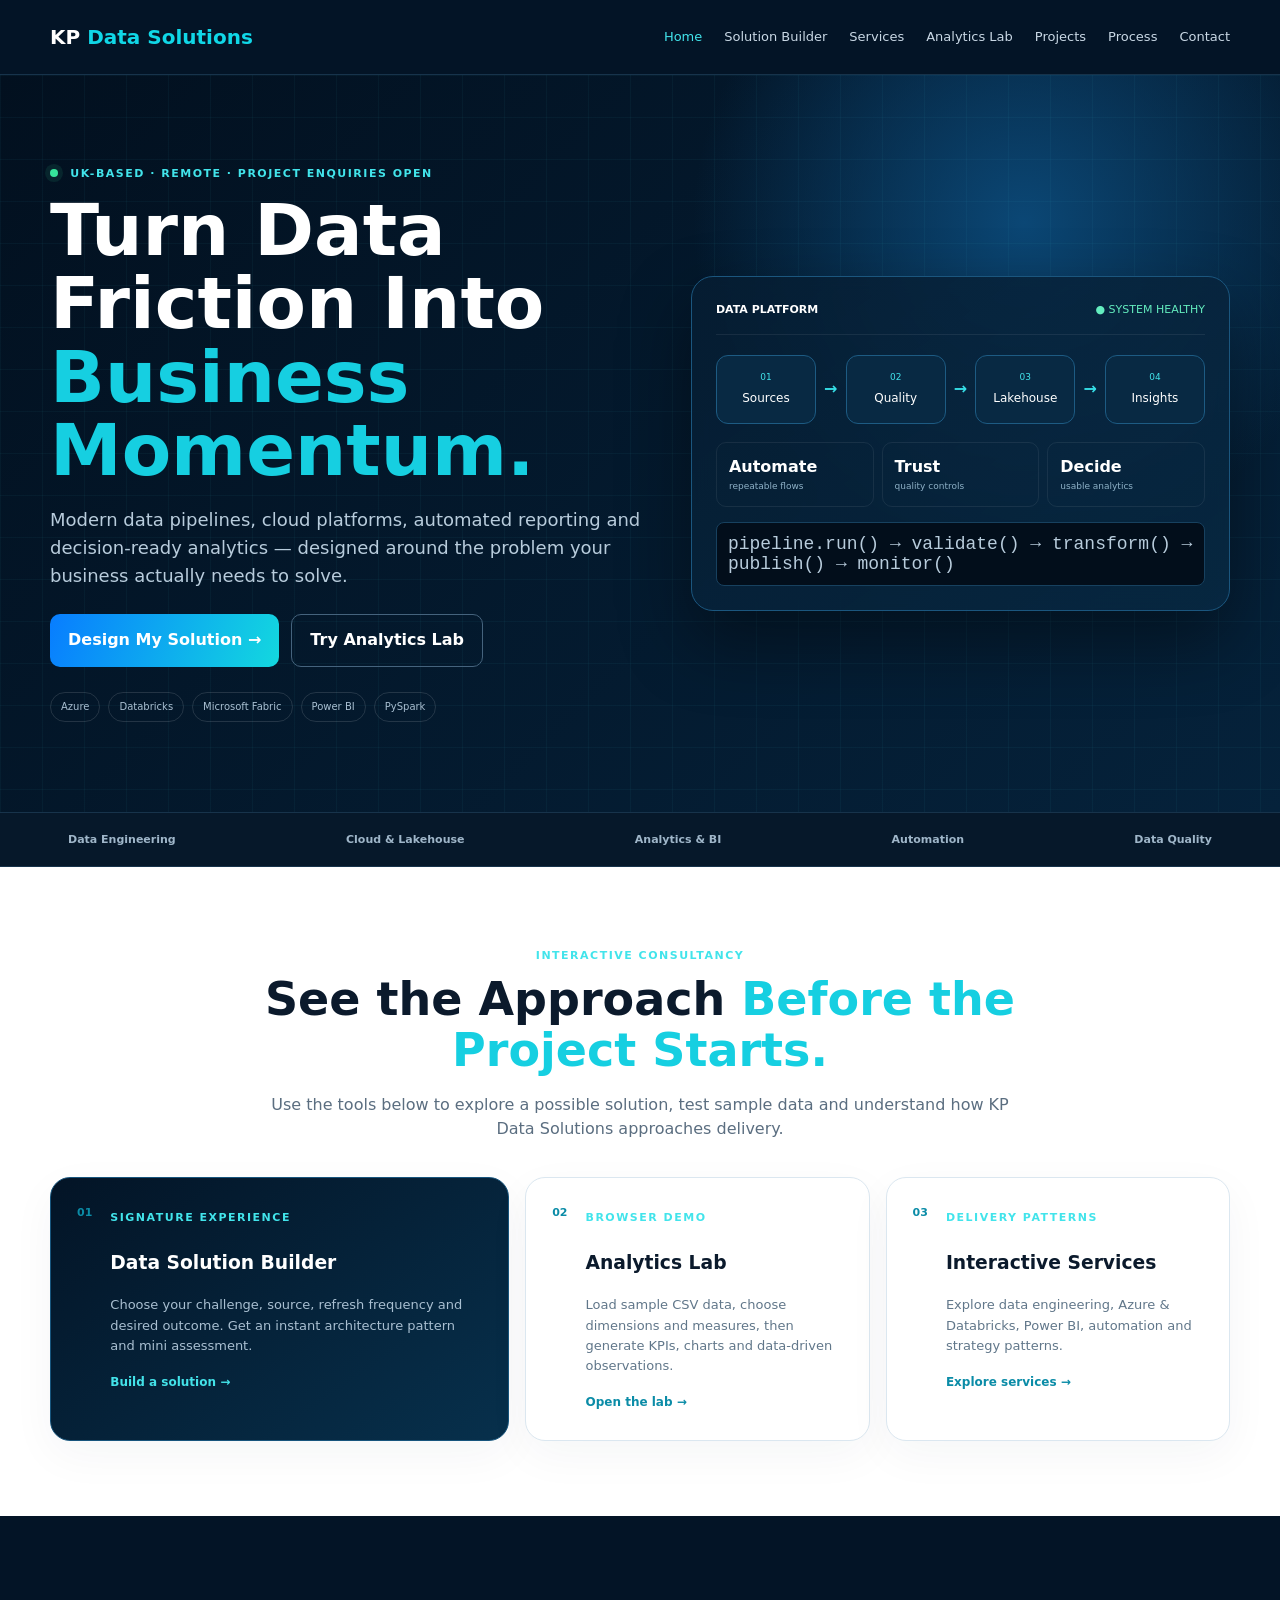
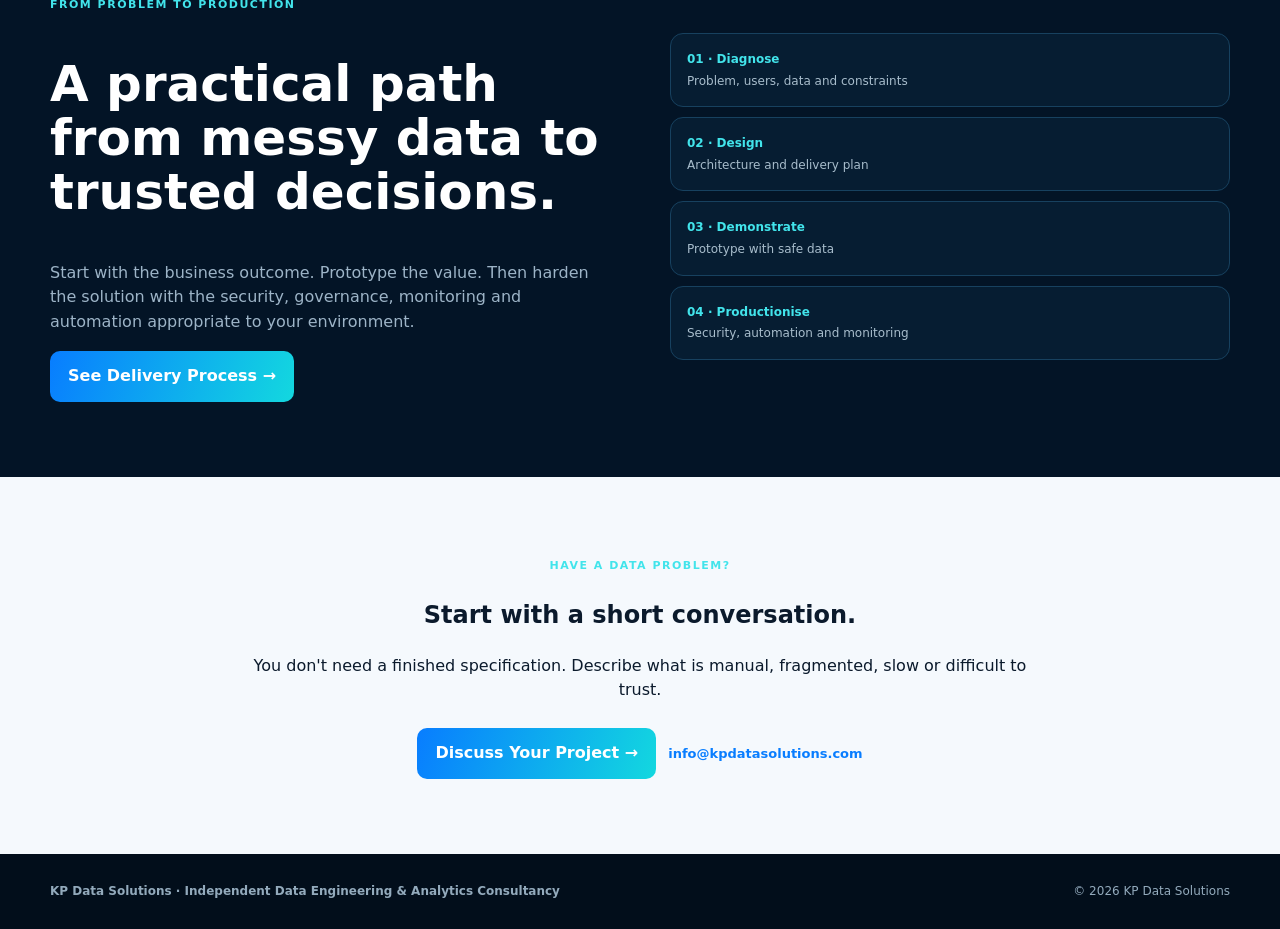
<file: index.html>
<!doctype html><html lang="en"><head><meta charset="utf-8"><meta name="viewport" content="width=device-width,initial-scale=1"><title>Data Engineering, Analytics & Automation | KP Data Solutions</title><meta name="description" content="UK-based independent data engineering and analytics consultancy helping businesses automate reporting, modernise data platforms and turn data into trusted decisions."><link rel="canonical" href="https://www.kpdatasolutions.com/"><link rel="stylesheet" href="styles.css"></head><body><header class="nav"><div class="wrap navin"><a class="brand" href="index.html">KP <b>Data Solutions</b></a><nav class="links"><a class="active" href="index.html">Home</a><a href="solution-builder.html">Solution Builder</a><a href="services.html">Services</a><a href="analytics-lab.html">Analytics Lab</a><a href="projects.html">Projects</a><a href="process.html">Process</a><a href="contact.html">Contact</a></nav></div></header><main>
<section class="hero premium"><div class="wrap hero-grid"><div><div class="eyebrow"><i class="live-dot"></i> UK-based · Remote · Project enquiries open</div><h1>Turn Data Friction Into <span>Business Momentum.</span></h1><p>Modern data pipelines, cloud platforms, automated reporting and decision-ready analytics — designed around the problem your business actually needs to solve.</p><div class="actions"><a class="btn" href="solution-builder.html">Design My Solution →</a><a class="btn alt" href="analytics-lab.html">Try Analytics Lab</a></div><div class="trust-row"><span>Azure</span><span>Databricks</span><span>Microsoft Fabric</span><span>Power BI</span><span>PySpark</span></div></div><div class="pipeline premium-panel"><div class="panel-head"><b>DATA PLATFORM</b><span class="healthy">● SYSTEM HEALTHY</span></div><div class="pipe-row"><div class="node"><small>01</small>Sources</div><span class="arrow">→</span><div class="node"><small>02</small>Quality</div><span class="arrow">→</span><div class="node"><small>03</small>Lakehouse</div><span class="arrow">→</span><div class="node"><small>04</small>Insights</div></div><div class="mini-grid"><div><b>Automate</b><small>repeatable flows</small></div><div><b>Trust</b><small>quality controls</small></div><div><b>Decide</b><small>usable analytics</small></div></div><p class="console">pipeline.run() → validate() → transform() → publish() → monitor()</p></div></div></section>
<section class="proof-strip"><div class="wrap"><span>Data Engineering</span><span>Cloud & Lakehouse</span><span>Analytics & BI</span><span>Automation</span><span>Data Quality</span></div></section>
<section class="section"><div class="wrap"><div class="head"><span class="kicker">Interactive consultancy</span><h2>See the Approach <span>Before the Project Starts.</span></h2><p>Use the tools below to explore a possible solution, test sample data and understand how KP Data Solutions approaches delivery.</p></div><div class="feature-grid"><a class="feature-card primary" href="solution-builder.html"><span class="num">01</span><div><span class="kicker">Signature experience</span><h3>Data Solution Builder</h3><p>Choose your challenge, source, refresh frequency and desired outcome. Get an instant architecture pattern and mini assessment.</p><b>Build a solution →</b></div></a><a class="feature-card" href="analytics-lab.html"><span class="num">02</span><div><span class="kicker">Browser demo</span><h3>Analytics Lab</h3><p>Load sample CSV data, choose dimensions and measures, then generate KPIs, charts and data-driven observations.</p><b>Open the lab →</b></div></a><a class="feature-card" href="services.html"><span class="num">03</span><div><span class="kicker">Delivery patterns</span><h3>Interactive Services</h3><p>Explore data engineering, Azure & Databricks, Power BI, automation and strategy patterns.</p><b>Explore services →</b></div></a></div></div></section>
<section class="section dark"><div class="wrap split"><div><span class="kicker">From problem to production</span><h2 class="big">A practical path from messy data to trusted decisions.</h2><p class="muted">Start with the business outcome. Prototype the value. Then harden the solution with the security, governance, monitoring and automation appropriate to your environment.</p><a class="btn" href="process.html">See Delivery Process →</a></div><div class="steps-compact"><div><b>01 · Diagnose</b><span>Problem, users, data and constraints</span></div><div><b>02 · Design</b><span>Architecture and delivery plan</span></div><div><b>03 · Demonstrate</b><span>Prototype with safe data</span></div><div><b>04 · Productionise</b><span>Security, automation and monitoring</span></div></div></div></section>
<section class="section soft"><div class="wrap cta"><span class="kicker">Have a data problem?</span><h2>Start with a short conversation.</h2><p>You don't need a finished specification. Describe what is manual, fragmented, slow or difficult to trust.</p><div class="actions"><a class="btn" href="contact.html">Discuss Your Project →</a><a class="text-link" href="mailto:info@kpdatasolutions.com">info@kpdatasolutions.com</a></div></div></section>
</main><footer class="footer"><div class="wrap foot"><strong>KP Data Solutions · Independent Data Engineering & Analytics Consultancy</strong><span>© 2026 KP Data Solutions</span></div></footer></body></html>
</file>
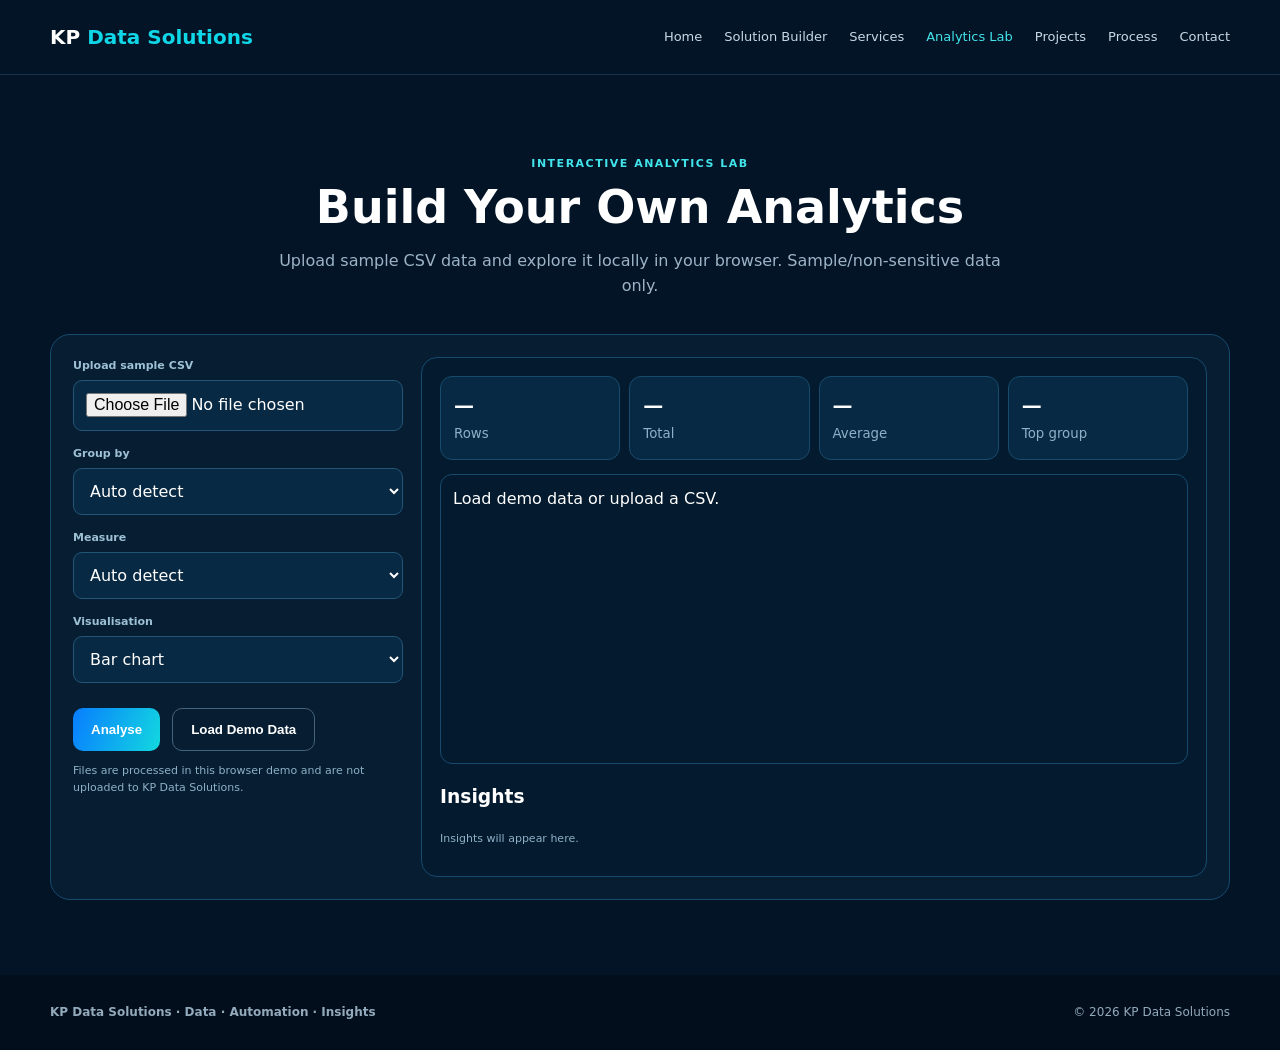
<file: analytics-lab.html>
<!doctype html><html lang="en"><head><meta charset="utf-8"><meta name="viewport" content="width=device-width,initial-scale=1"><title>Interactive Analytics Lab | KP Data Solutions</title><meta name="description" content="UK-based data engineering, analytics and automation consultancy."><link rel="canonical" href="https://www.kpdatasolutions.com/analytics-lab.html"><link rel="stylesheet" href="styles.css"></head><body><header class="nav"><div class="wrap navin"><a class="brand" href="index.html">KP <b>Data Solutions</b></a><nav class="links"><a class="" href="index.html">Home</a><a class="" href="solution-builder.html">Solution Builder</a><a class="" href="services.html">Services</a><a class="active" href="analytics-lab.html">Analytics Lab</a><a class="" href="projects.html">Projects</a><a class="" href="process.html">Process</a><a class="" href="contact.html">Contact</a></nav></div></header><main><section class="section dark"><div class="wrap"><div class="head"><span class="kicker">Interactive Analytics Lab</span><h1>Build Your Own <span>Analytics</span></h1><p>Upload sample CSV data and explore it locally in your browser. Sample/non-sensitive data only.</p></div><div class="tool grid2"><div><div class="field"><label>Upload sample CSV</label><input id="file" type="file" accept=".csv,text/csv"></div><div class="field"><label>Group by</label><select id="cat"><option value="">Auto detect</option></select></div><div class="field"><label>Measure</label><select id="val"><option value="">Auto detect</option></select></div><div class="field"><label>Visualisation</label><select id="ctype"><option value="bar">Bar chart</option><option value="line">Line chart</option></select></div><div class="actions"><button class="btn" id="analyse">Analyse</button><button class="btn alt" id="demo">Load Demo Data</button></div><p class="note" id="status">Files are processed in this browser demo and are not uploaded to KP Data Solutions.</p></div><div class="result"><div class="kpis" id="kpis"><div class="kpi"><strong>—</strong><small>Rows</small></div><div class="kpi"><strong>—</strong><small>Total</small></div><div class="kpi"><strong>—</strong><small>Average</small></div><div class="kpi"><strong>—</strong><small>Top group</small></div></div><div class="chart" id="chart">Load demo data or upload a CSV.</div><h3>Insights</h3><p id="insight" class="note">Insights will appear here.</p><div class="preview" id="preview"></div></div></div></div></section></main><footer class="footer"><div class="wrap foot"><strong>KP Data Solutions · Data · Automation · Insights</strong><span>© 2026 KP Data Solutions</span></div></footer><script>(()=>{let rows=[];const $=id=>document.getElementById(id),cat=$('cat'),val=$('val');function parse(s){let lines=s.trim().split(/\r?\n/),h=lines[0].split(',').map(x=>x.trim());return lines.slice(1,2001).map(l=>{let a=l.split(',');let o={};h.forEach((k,i)=>o[k]=(a[i]??'').trim());return o})}function setup(){if(!rows.length)return;let cols=Object.keys(rows[0]),nums=cols.filter(c=>rows.filter(r=>r[c]!==''&&!isNaN(Number(r[c]))).length>rows.length*.7),cats=cols.filter(c=>!nums.includes(c));cat.innerHTML=cats.map(c=>`<option>${c}</option>`).join('');val.innerHTML=nums.map(c=>`<option>${c}</option>`).join('');render()}function render(){if(!rows.length)return;let c=cat.value,v=val.value;if(!c||!v)return;let m={};rows.forEach(r=>{let n=Number(r[v]);if(!isNaN(n))m[r[c]]=(m[r[c]]||0)+n});let data=Object.entries(m).sort((a,b)=>b[1]-a[1]).slice(0,12),total=data.reduce((s,x)=>s+x[1],0),avg=total/Math.max(1,data.length);$('kpis').innerHTML=`<div class="kpi"><strong>${rows.length}</strong><small>Rows</small></div><div class="kpi"><strong>${total.toLocaleString()}</strong><small>Total ${v}</small></div><div class="kpi"><strong>${Math.round(avg).toLocaleString()}</strong><small>Average</small></div><div class="kpi"><strong>${data[0]?.[0]||'—'}</strong><small>Top group</small></div>`;let W=720,H=260,p=35,max=Math.max(...data.map(x=>x[1]),1),g=(W-2*p)/Math.max(data.length,1),bw=g*.65;$('chart').innerHTML=`<svg viewBox="0 0 ${W} ${H}">${data.map((d,i)=>{let h=d[1]/max*(H-2*p),x=p+i*g+(g-bw)/2,y=H-p-h;return `<rect x="${x}" y="${y}" width="${bw}" height="${h}" rx="4" fill="#16cfe1"><title>${d[0]}: ${d[1]}</title></rect><text x="${x+bw/2}" y="${H-12}" text-anchor="middle" font-size="9" fill="#9ec1d5">${String(d[0]).slice(0,9)}</text>`}).join('')}</svg>`;$('insight').textContent=data.length?`${data[0][0]} is the highest ${c} group for ${v}, contributing ${Math.round(data[0][1]/Math.max(total,1)*100)}% of the displayed total.`:'No numeric values found.';$('preview').innerHTML='<table><tr>'+Object.keys(rows[0]).map(x=>`<th>${x}</th>`).join('')+'</tr>'+rows.slice(0,6).map(r=>'<tr>'+Object.values(r).map(x=>`<td>${x}</td>`).join('')+'</tr>').join('')+'</table>'}$('demo').onclick=()=>{rows=parse('Region,Product,Sales,Profit\nNorth,A,12500,2800\nSouth,A,9800,2100\nEast,B,14300,3500\nWest,B,11200,2400\nNorth,C,15100,3900\nSouth,C,10500,2300');setup();$('status').textContent='Demo data loaded.'};$('analyse').onclick=render;$('file').onchange=e=>{let f=e.target.files[0];if(!f)return;if(f.size>3e6){$('status').textContent='Please use a CSV under 3 MB.';return}let r=new FileReader();r.onload=()=>{rows=parse(r.result);setup();$('status').textContent=`Loaded ${rows.length} rows locally.`};r.readAsText(f)};cat.onchange=render;val.onchange=render})();</script></body></html>
</file>
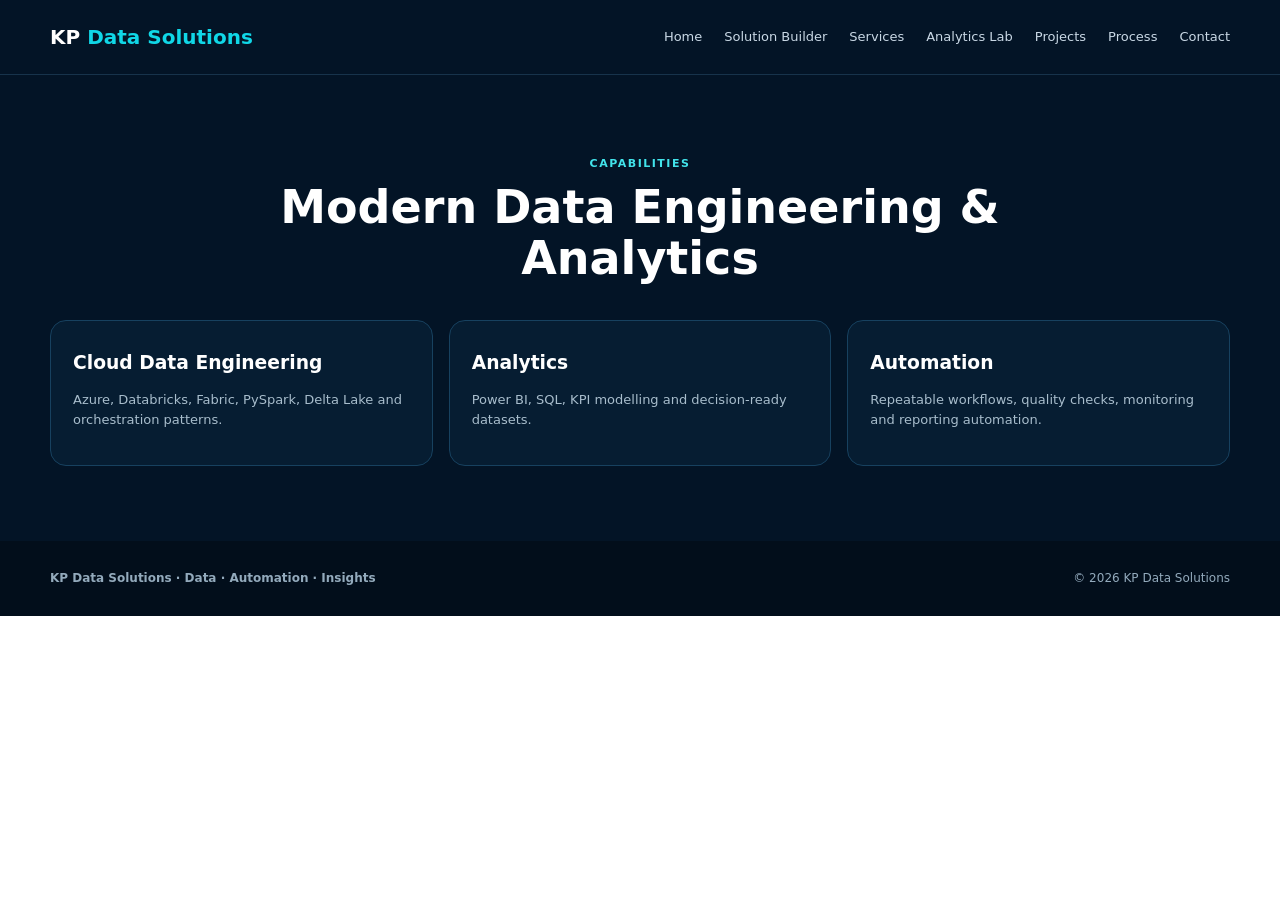
<file: capabilities.html>
<!doctype html><html lang="en"><head><meta charset="utf-8"><meta name="viewport" content="width=device-width,initial-scale=1"><title>Capabilities | KP Data Solutions</title><meta name="description" content="UK-based data engineering, analytics and automation consultancy."><link rel="canonical" href="https://www.kpdatasolutions.com/.html"><link rel="stylesheet" href="styles.css"></head><body><header class="nav"><div class="wrap navin"><a class="brand" href="index.html">KP <b>Data Solutions</b></a><nav class="links"><a class="" href="index.html">Home</a><a class="" href="solution-builder.html">Solution Builder</a><a class="" href="services.html">Services</a><a class="" href="analytics-lab.html">Analytics Lab</a><a class="" href="projects.html">Projects</a><a class="" href="process.html">Process</a><a class="" href="contact.html">Contact</a></nav></div></header><main><section class="section dark"><div class="wrap"><div class="head"><span class="kicker">Capabilities</span><h1>Modern Data <span>Engineering & Analytics</span></h1></div><div class="cards"><div class="card"><h3>Cloud Data Engineering</h3><p>Azure, Databricks, Fabric, PySpark, Delta Lake and orchestration patterns.</p></div><div class="card"><h3>Analytics</h3><p>Power BI, SQL, KPI modelling and decision-ready datasets.</p></div><div class="card"><h3>Automation</h3><p>Repeatable workflows, quality checks, monitoring and reporting automation.</p></div></div></div></section></main><footer class="footer"><div class="wrap foot"><strong>KP Data Solutions · Data · Automation · Insights</strong><span>© 2026 KP Data Solutions</span></div></footer></body></html>
</file>
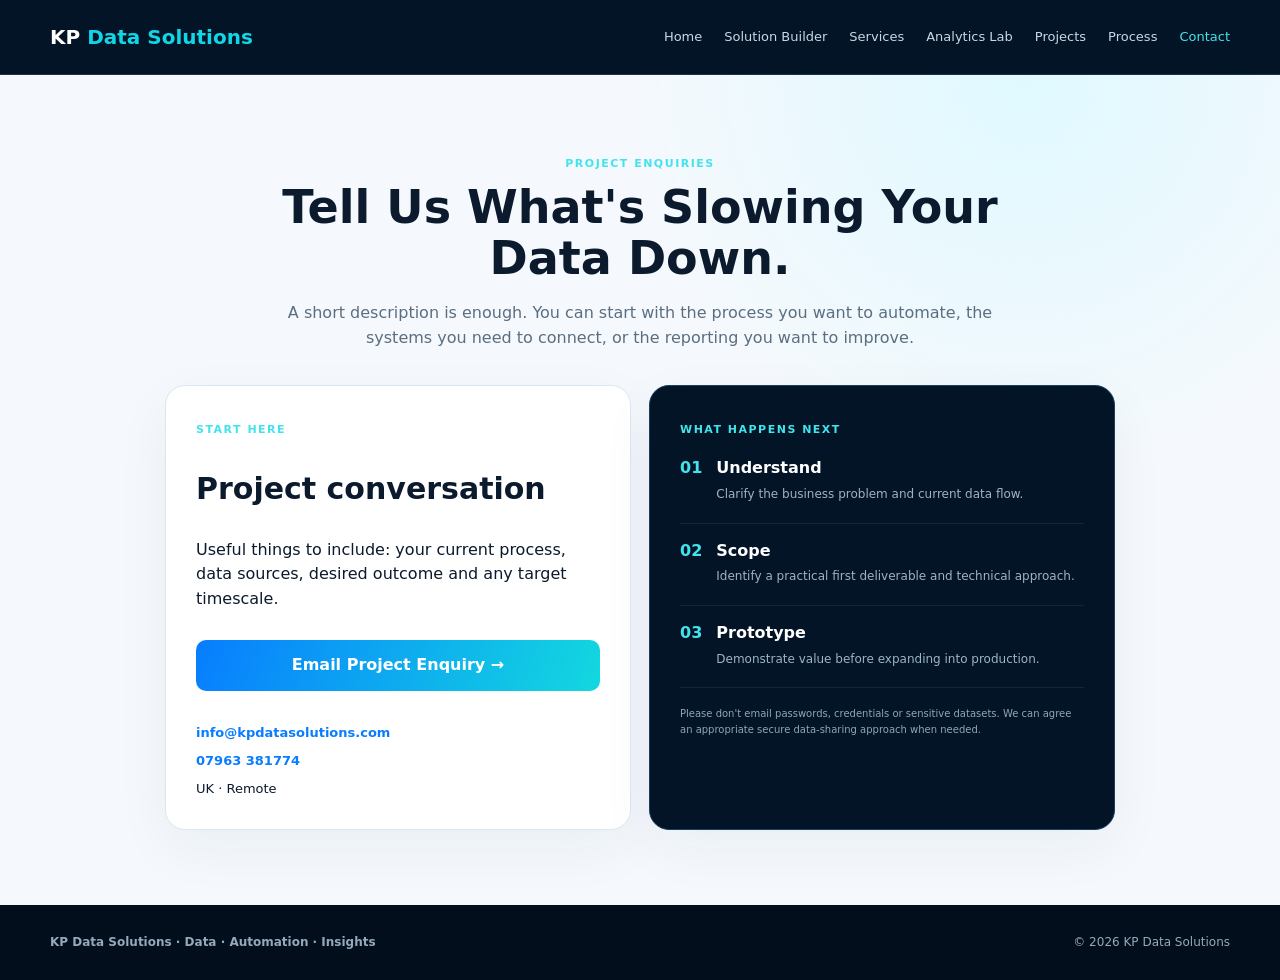
<file: contact.html>
<!doctype html><html lang="en"><head><meta charset="utf-8"><meta name="viewport" content="width=device-width,initial-scale=1"><title>Contact | KP Data Solutions</title><meta name="description" content="Discuss a data engineering, analytics or automation project with KP Data Solutions."><link rel="canonical" href="https://www.kpdatasolutions.com/contact.html"><link rel="stylesheet" href="styles.css"></head><body><header class="nav"><div class="wrap navin"><a class="brand" href="index.html">KP <b>Data Solutions</b></a><nav class="links"><a href="index.html">Home</a><a href="solution-builder.html">Solution Builder</a><a href="services.html">Services</a><a href="analytics-lab.html">Analytics Lab</a><a href="projects.html">Projects</a><a href="process.html">Process</a><a class="active" href="contact.html">Contact</a></nav></div></header><main><section class="section contact-hero"><div class="wrap"><div class="head"><span class="kicker">Project enquiries</span><h1>Tell Us What's <span>Slowing Your Data Down.</span></h1><p>A short description is enough. You can start with the process you want to automate, the systems you need to connect, or the reporting you want to improve.</p></div><div class="contact-grid"><div class="contact-panel"><span class="kicker">Start here</span><h2>Project conversation</h2><p>Useful things to include: your current process, data sources, desired outcome and any target timescale.</p><a class="btn fullbtn" href="mailto:info@kpdatasolutions.com?subject=Project%20Enquiry%20-%20KP%20Data%20Solutions&body=Business%20problem%3A%0A%0ACurrent%20data%20sources%3A%0A%0ADesired%20outcome%3A%0A%0ATimescale%3A%0A">Email Project Enquiry →</a><div class="contact-details"><a href="mailto:info@kpdatasolutions.com">info@kpdatasolutions.com</a><a href="tel:+447963381774">07963 381774</a><span>UK · Remote</span></div></div><div class="contact-panel darkpanel"><span class="kicker">What happens next</span><div class="next"><b>01</b><div><strong>Understand</strong><p>Clarify the business problem and current data flow.</p></div></div><div class="next"><b>02</b><div><strong>Scope</strong><p>Identify a practical first deliverable and technical approach.</p></div></div><div class="next"><b>03</b><div><strong>Prototype</strong><p>Demonstrate value before expanding into production.</p></div></div><p class="privacy-note">Please don't email passwords, credentials or sensitive datasets. We can agree an appropriate secure data-sharing approach when needed.</p></div></div></div></section></main><footer class="footer"><div class="wrap foot"><strong>KP Data Solutions · Data · Automation · Insights</strong><span>© 2026 KP Data Solutions</span></div></footer></body></html>
</file>
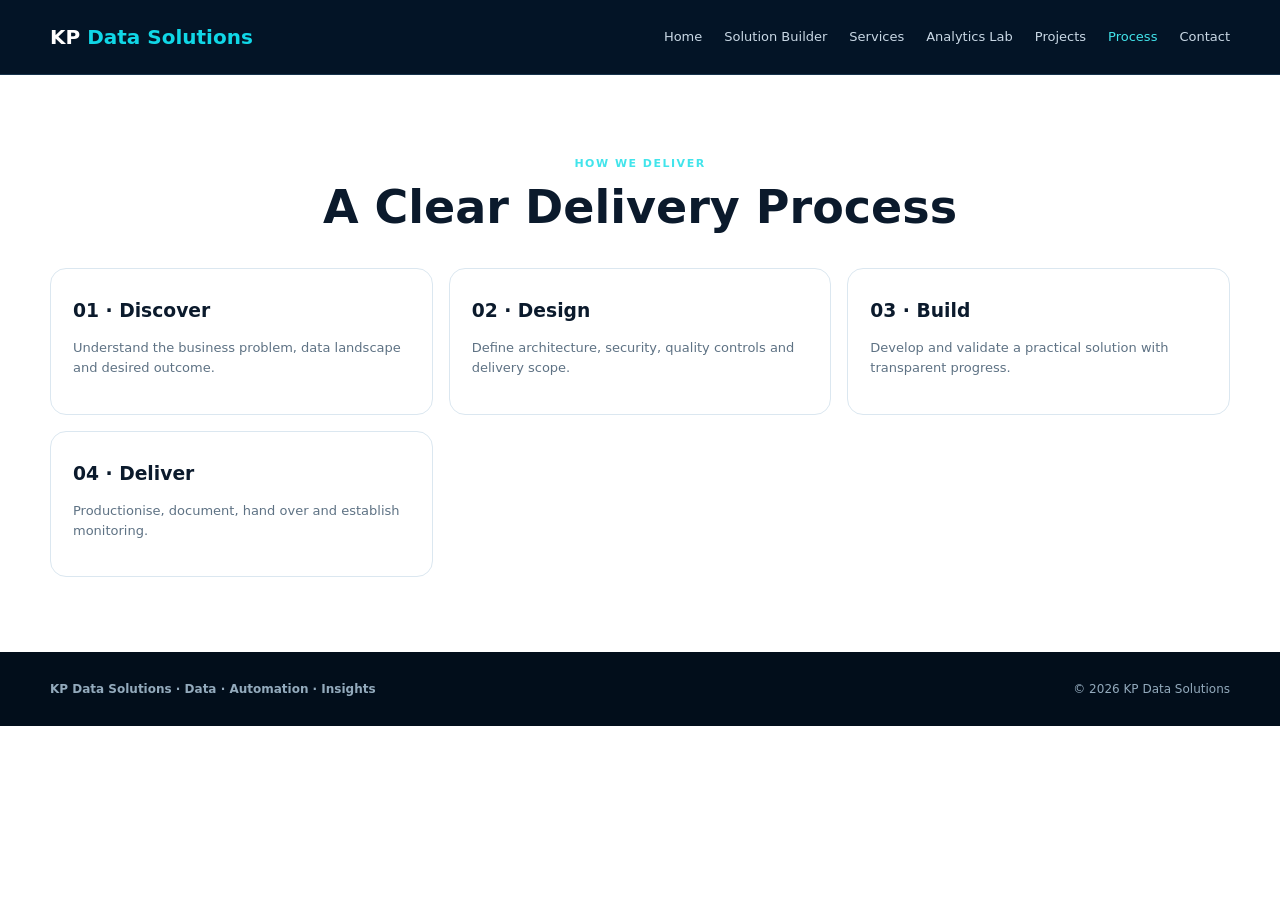
<file: process.html>
<!doctype html><html lang="en"><head><meta charset="utf-8"><meta name="viewport" content="width=device-width,initial-scale=1"><title>Delivery Process | KP Data Solutions</title><meta name="description" content="UK-based data engineering, analytics and automation consultancy."><link rel="canonical" href="https://www.kpdatasolutions.com/process.html"><link rel="stylesheet" href="styles.css"></head><body><header class="nav"><div class="wrap navin"><a class="brand" href="index.html">KP <b>Data Solutions</b></a><nav class="links"><a class="" href="index.html">Home</a><a class="" href="solution-builder.html">Solution Builder</a><a class="" href="services.html">Services</a><a class="" href="analytics-lab.html">Analytics Lab</a><a class="" href="projects.html">Projects</a><a class="active" href="process.html">Process</a><a class="" href="contact.html">Contact</a></nav></div></header><main><section class="section"><div class="wrap"><div class="head"><span class="kicker">How We Deliver</span><h1>A Clear <span>Delivery Process</span></h1></div><div class="cards"><div class="card"><h3>01 · Discover</h3><p>Understand the business problem, data landscape and desired outcome.</p></div><div class="card"><h3>02 · Design</h3><p>Define architecture, security, quality controls and delivery scope.</p></div><div class="card"><h3>03 · Build</h3><p>Develop and validate a practical solution with transparent progress.</p></div><div class="card"><h3>04 · Deliver</h3><p>Productionise, document, hand over and establish monitoring.</p></div></div></div></section></main><footer class="footer"><div class="wrap foot"><strong>KP Data Solutions · Data · Automation · Insights</strong><span>© 2026 KP Data Solutions</span></div></footer></body></html>
</file>
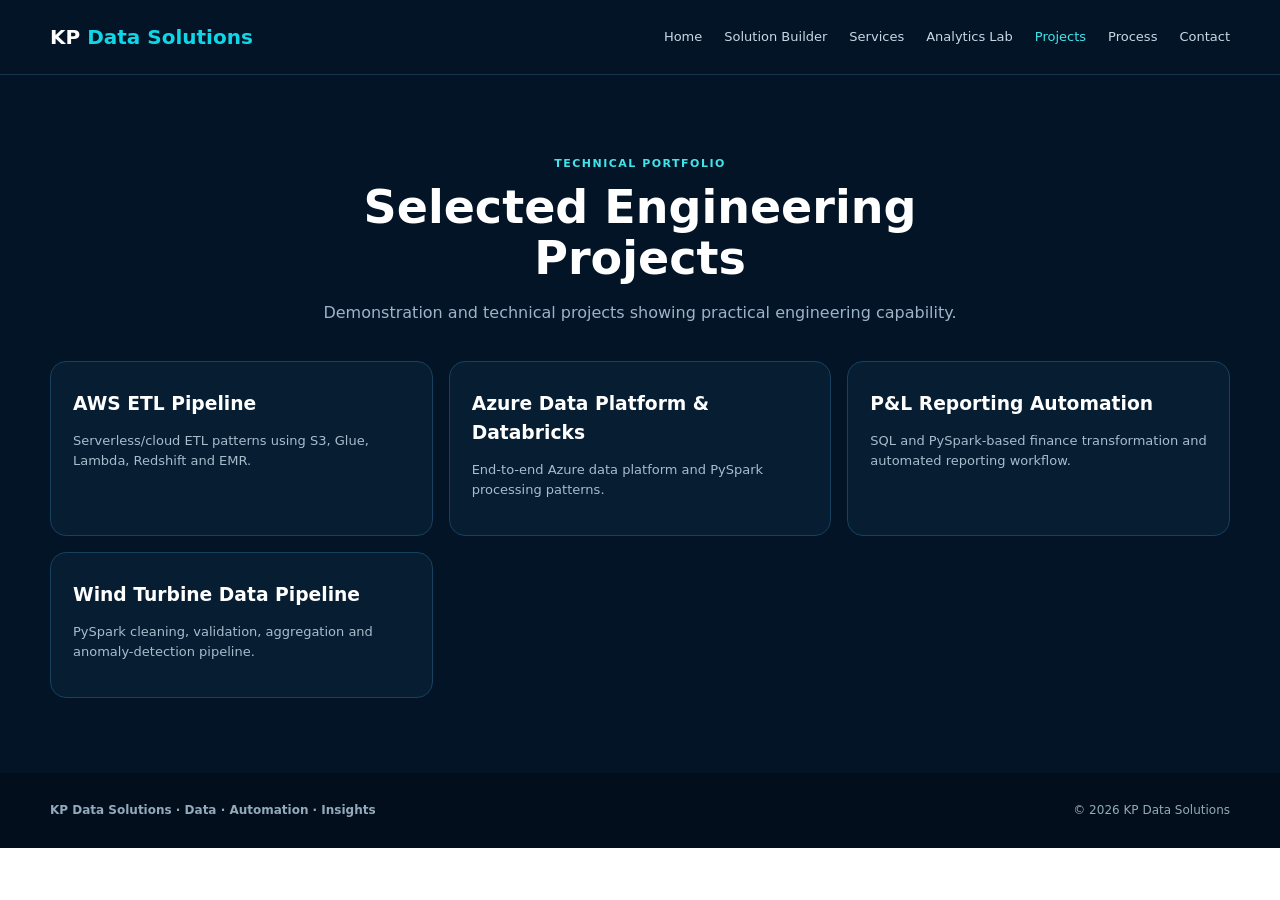
<file: projects.html>
<!doctype html><html lang="en"><head><meta charset="utf-8"><meta name="viewport" content="width=device-width,initial-scale=1"><title>Technical Projects | KP Data Solutions</title><meta name="description" content="UK-based data engineering, analytics and automation consultancy."><link rel="canonical" href="https://www.kpdatasolutions.com/projects.html"><link rel="stylesheet" href="styles.css"></head><body><header class="nav"><div class="wrap navin"><a class="brand" href="index.html">KP <b>Data Solutions</b></a><nav class="links"><a class="" href="index.html">Home</a><a class="" href="solution-builder.html">Solution Builder</a><a class="" href="services.html">Services</a><a class="" href="analytics-lab.html">Analytics Lab</a><a class="active" href="projects.html">Projects</a><a class="" href="process.html">Process</a><a class="" href="contact.html">Contact</a></nav></div></header><main><section class="section dark"><div class="wrap"><div class="head"><span class="kicker">Technical Portfolio</span><h1>Selected <span>Engineering Projects</span></h1><p>Demonstration and technical projects showing practical engineering capability.</p></div><div class="cards"><div class="card"><h3>AWS ETL Pipeline</h3><p>Serverless/cloud ETL patterns using S3, Glue, Lambda, Redshift and EMR.</p></div><div class="card"><h3>Azure Data Platform & Databricks</h3><p>End-to-end Azure data platform and PySpark processing patterns.</p></div><div class="card"><h3>P&L Reporting Automation</h3><p>SQL and PySpark-based finance transformation and automated reporting workflow.</p></div><div class="card"><h3>Wind Turbine Data Pipeline</h3><p>PySpark cleaning, validation, aggregation and anomaly-detection pipeline.</p></div></div></div></section></main><footer class="footer"><div class="wrap foot"><strong>KP Data Solutions · Data · Automation · Insights</strong><span>© 2026 KP Data Solutions</span></div></footer></body></html>
</file>
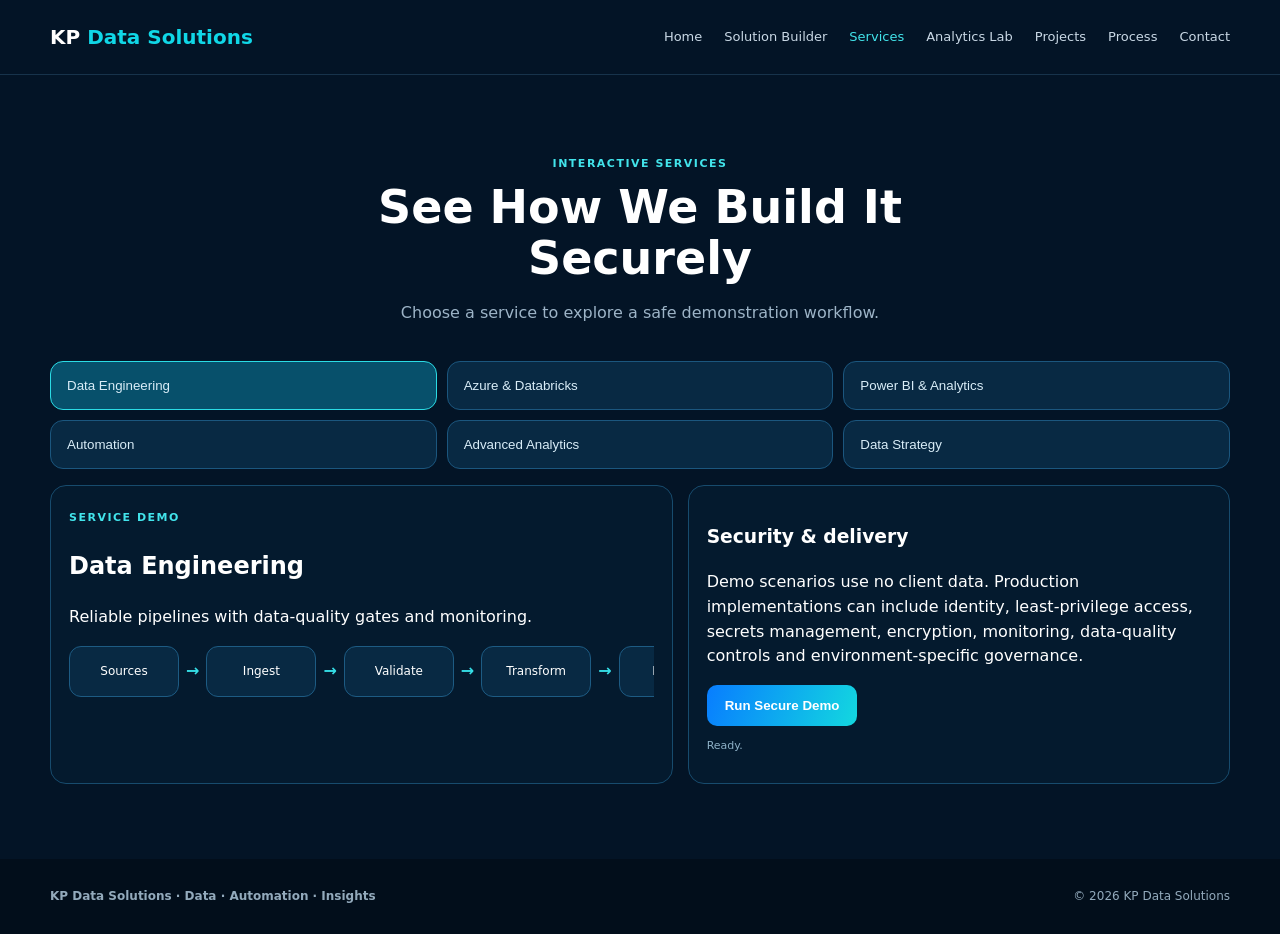
<file: services.html>
<!doctype html><html lang="en"><head><meta charset="utf-8"><meta name="viewport" content="width=device-width,initial-scale=1"><title>Interactive Data Services | KP Data Solutions</title><meta name="description" content="UK-based data engineering, analytics and automation consultancy."><link rel="canonical" href="https://www.kpdatasolutions.com/services.html"><link rel="stylesheet" href="styles.css"></head><body><header class="nav"><div class="wrap navin"><a class="brand" href="index.html">KP <b>Data Solutions</b></a><nav class="links"><a class="" href="index.html">Home</a><a class="" href="solution-builder.html">Solution Builder</a><a class="active" href="services.html">Services</a><a class="" href="analytics-lab.html">Analytics Lab</a><a class="" href="projects.html">Projects</a><a class="" href="process.html">Process</a><a class="" href="contact.html">Contact</a></nav></div></header><main><section class="section dark"><div class="wrap"><div class="head"><span class="kicker">Interactive Services</span><h1>See How We <span>Build It Securely</span></h1><p>Choose a service to explore a safe demonstration workflow.</p></div><div class="service-tabs" id="tabs"><button class="stab active" data-k="engineering">Data Engineering</button><button class="stab" data-k="cloud">Azure & Databricks</button><button class="stab" data-k="bi">Power BI & Analytics</button><button class="stab" data-k="automation">Automation</button><button class="stab" data-k="advanced">Advanced Analytics</button><button class="stab" data-k="strategy">Data Strategy</button></div><div class="demo"><div class="result"><span class="kicker">Service demo</span><h2 id="stitle"></h2><p id="sdesc"></p><div class="path" id="spath"></div></div><div class="result"><h3>Security & delivery</h3><p>Demo scenarios use no client data. Production implementations can include identity, least-privilege access, secrets management, encryption, monitoring, data-quality controls and environment-specific governance.</p><button class="btn" id="run">Run Secure Demo</button><p class="note" id="console">Ready.</p></div></div></div></section></main><footer class="footer"><div class="wrap foot"><strong>KP Data Solutions · Data · Automation · Insights</strong><span>© 2026 KP Data Solutions</span></div></footer><script>(()=>{const d={engineering:['Data Engineering',['Sources','Ingest','Validate','Transform','Publish'],'Reliable pipelines with data-quality gates and monitoring.'],cloud:['Azure & Databricks',['ADF','ADLS','Databricks','Delta','Serve'],'Lakehouse patterns for scalable cloud processing.'],bi:['Power BI & Analytics',['Curate','Model','Measures','Dashboard','Refresh'],'Trusted KPIs and decision-ready reporting.'],automation:['Automation',['Trigger','Process','Validate','Notify','Monitor'],'Reduce repetitive operational and reporting work.'],advanced:['Advanced Analytics',['Prepare','Explore','Detect','Validate','Explain'],'Pattern, anomaly and analytical workflows on trusted data.'],strategy:['Data Strategy',['Discover','Assess','Prioritise','Roadmap','Govern'],'Practical roadmap aligned to business outcomes.']};let cur='engineering';function render(){let x=d[cur];stitle.textContent=x[0];sdesc.textContent=x[2];spath.innerHTML=x[1].map((n,i)=>`<div class="node">${n}</div>${i<x[1].length-1?'<span class="arrow">→</span>':''}`).join('')}tabs.addEventListener('click',e=>{let b=e.target.closest('[data-k]');if(!b)return;document.querySelectorAll('.stab').forEach(x=>x.classList.remove('active'));b.classList.add('active');cur=b.dataset.k;render();console.textContent='Ready.'});run.addEventListener('click',()=>{console.textContent='Demo complete: validate → process → quality check → publish → monitor. No client data used.'});render()})();</script></body></html>
</file>
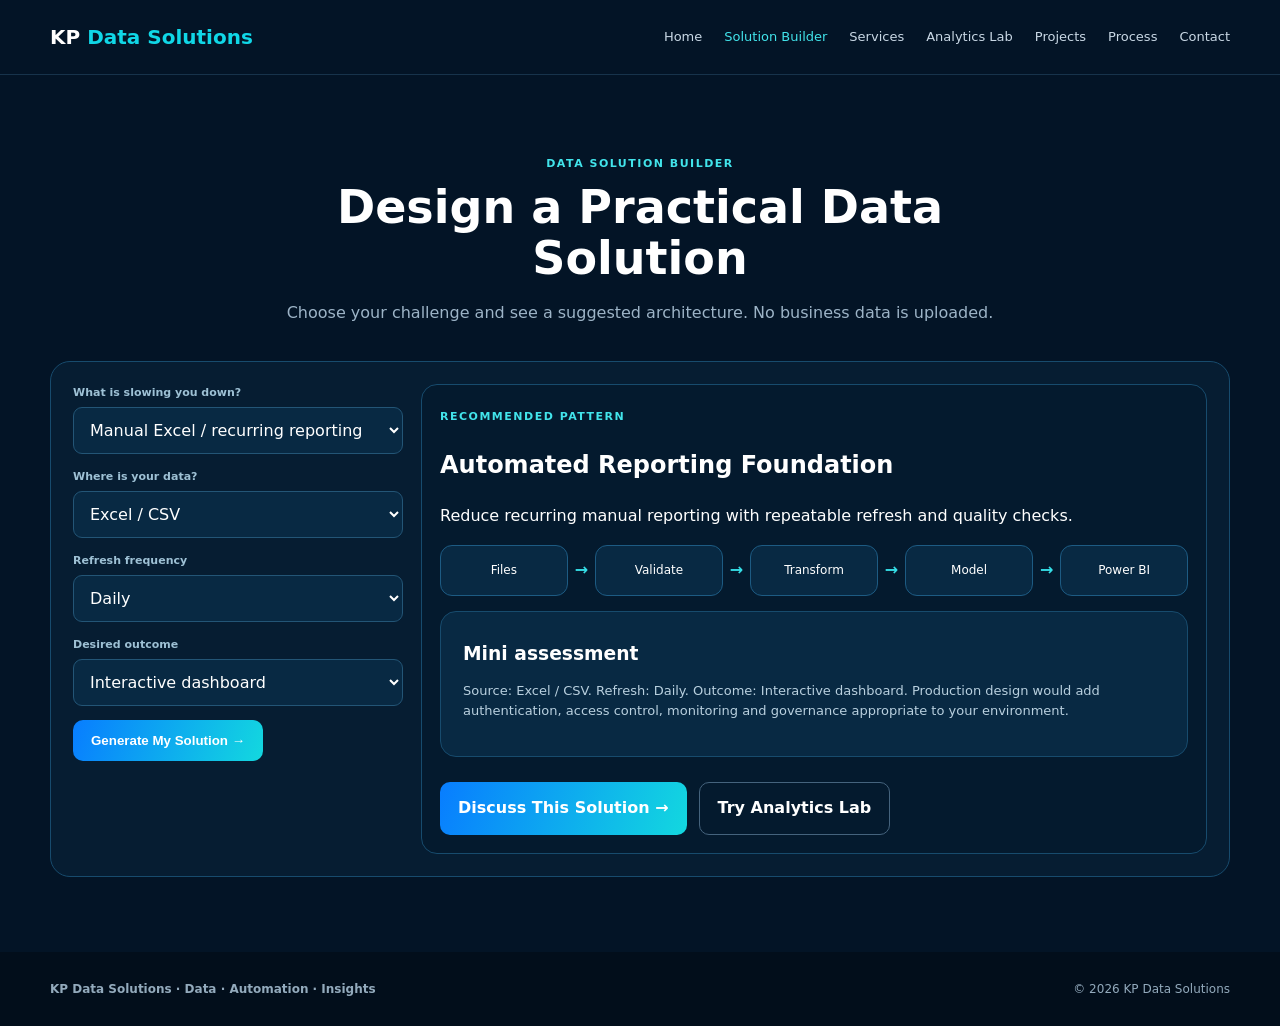
<file: solution-builder.html>
<!doctype html><html lang="en"><head><meta charset="utf-8"><meta name="viewport" content="width=device-width,initial-scale=1"><title>Data Solution Builder | KP Data Solutions</title><meta name="description" content="UK-based data engineering, analytics and automation consultancy."><link rel="canonical" href="https://www.kpdatasolutions.com/solution-builder.html"><link rel="stylesheet" href="styles.css"></head><body><header class="nav"><div class="wrap navin"><a class="brand" href="index.html">KP <b>Data Solutions</b></a><nav class="links"><a class="" href="index.html">Home</a><a class="active" href="solution-builder.html">Solution Builder</a><a class="" href="services.html">Services</a><a class="" href="analytics-lab.html">Analytics Lab</a><a class="" href="projects.html">Projects</a><a class="" href="process.html">Process</a><a class="" href="contact.html">Contact</a></nav></div></header><main><section class="section dark"><div class="wrap"><div class="head"><span class="kicker">Data Solution Builder</span><h1>Design a <span>Practical Data Solution</span></h1><p>Choose your challenge and see a suggested architecture. No business data is uploaded.</p></div><div class="tool grid2"><form id="builder"><div class="field"><label>What is slowing you down?</label><select id="problem"><option value="reporting">Manual Excel / recurring reporting</option><option value="scattered">Data spread across systems</option><option value="quality">Poor data quality</option><option value="pipeline">Slow or fragile pipelines</option><option value="insights">Need deeper insights</option></select></div><div class="field"><label>Where is your data?</label><select id="source"><option>Excel / CSV</option><option>SQL databases</option><option>APIs / SaaS</option><option>Cloud storage</option><option>Mixed sources</option></select></div><div class="field"><label>Refresh frequency</label><select id="freq"><option>Monthly</option><option selected>Daily</option><option>Hourly</option><option>Near real-time</option></select></div><div class="field"><label>Desired outcome</label><select id="outcome"><option>Interactive dashboard</option><option>Automated reporting</option><option>Modern data platform</option><option>Quality checks & alerts</option><option>Advanced analytics</option></select></div><button class="btn" type="submit">Generate My Solution →</button></form><div class="result"><span class="kicker">Recommended pattern</span><h2 id="btitle">Automated Reporting Foundation</h2><p id="bsummary">Replace repetitive spreadsheet work with a validated analytics flow.</p><div class="path" id="bpath"></div><div class="card" style="background:#082943;border-color:#174b6d;color:white"><h3>Mini assessment</h3><p id="bassess" style="color:#b9d0df"></p></div><div class="actions"><a class="btn" href="contact.html">Discuss This Solution →</a><a class="btn alt" href="analytics-lab.html">Try Analytics Lab</a></div></div></div></div></section></main><footer class="footer"><div class="wrap foot"><strong>KP Data Solutions · Data · Automation · Insights</strong><span>© 2026 KP Data Solutions</span></div></footer><script>(()=>{const f=document.getElementById('builder'),p=document.getElementById('problem');const map={reporting:['Automated Reporting Foundation',['Files','Validate','Transform','Model','Power BI'],'Reduce recurring manual reporting with repeatable refresh and quality checks.'],scattered:['Connected Data Platform',['Sources','Ingest','Lakehouse','Curate','Analytics'],'Unify disconnected systems into governed, reusable data products.'],quality:['Trusted Data Quality Flow',['Sources','Profile','Validate','Quarantine','Publish'],'Detect missing, duplicate and invalid records before reporting.'],pipeline:['Resilient Data Pipeline',['Sources','Orchestrate','PySpark','Delta','Monitor'],'Improve reliability, observability and scalable processing.'],insights:['Advanced Analytics Foundation',['Curated Data','Features','Analyse','Validate','Serve'],'Create a governed path from trusted data to deeper analysis.']};function build(){let m=map[p.value];document.getElementById('btitle').textContent=m[0];document.getElementById('bsummary').textContent=m[2];document.getElementById('bpath').innerHTML=m[1].map((x,i)=>`<div class="node">${x}</div>${i<m[1].length-1?'<span class="arrow">→</span>':''}`).join('');document.getElementById('bassess').textContent=`Source: ${document.getElementById('source').value}. Refresh: ${document.getElementById('freq').value}. Outcome: ${document.getElementById('outcome').value}. Production design would add authentication, access control, monitoring and governance appropriate to your environment.`}f.addEventListener('submit',e=>{e.preventDefault();build()});build()})();</script></body></html>
</file>
<file: styles.css>
*{box-sizing:border-box}html{scroll-behavior:smooth}body{margin:0;font-family:Inter,system-ui,-apple-system,Segoe UI,Arial,sans-serif;color:#0b1a2c;background:#fff;line-height:1.55}a{text-decoration:none;color:inherit}.wrap{width:min(1180px,calc(100% - 36px));margin:auto}.nav{background:#031426;color:#fff;position:sticky;top:0;z-index:50;border-bottom:1px solid #17334b}.navin{height:74px;display:flex;align-items:center;justify-content:space-between;gap:20px}.brand{font-size:20px;font-weight:900}.brand b{color:#10d7e7}.links{display:flex;gap:22px;align-items:center;font-size:13px}.links a{color:#c9d8e5}.links a:hover,.links a.active{color:#42e4eb}.btn{display:inline-flex;align-items:center;justify-content:center;border:0;border-radius:10px;padding:13px 18px;background:linear-gradient(110deg,#087dff,#13d8df);color:white!important;font-weight:850;cursor:pointer}.btn.alt{background:transparent;border:1px solid #45637d}.hero{background:radial-gradient(circle at 80% 20%,#0b4775 0,transparent 28%),linear-gradient(135deg,#02101f,#05223b);color:white;padding:90px 0}.hero-grid{display:grid;grid-template-columns:1.05fr .95fr;gap:45px;align-items:center}.eyebrow,.kicker{color:#42e4eb;text-transform:uppercase;letter-spacing:1.5px;font-size:11px;font-weight:900}.hero h1{font-size:clamp(42px,6vw,72px);line-height:1.02;margin:12px 0}.hero h1 span,.head h2 span{color:#16cfe1}.hero p{font-size:18px;color:#b8ccdc;max-width:650px}.actions{display:flex;gap:12px;flex-wrap:wrap;margin-top:25px}.pipeline{border:1px solid #1b567e;background:#061d32;border-radius:22px;padding:24px;box-shadow:0 30px 70px #0006}.pipe-row{display:flex;align-items:center;gap:8px;flex-wrap:wrap;margin-top:20px}.node{flex:1;min-width:95px;border:1px solid #1d5b83;background:#082943;border-radius:12px;padding:15px;text-align:center;font-size:12px}.arrow{color:#36dfe7;font-weight:900}.section{padding:75px 0}.soft{background:#f5f9fd}.dark{background:#031426;color:#fff}.head{max-width:760px;margin:0 auto 35px;text-align:center}.head h1,.head h2{font-size:clamp(32px,4vw,46px);line-height:1.12;margin:7px 0}.head p{color:#5b6e80}.dark .head p{color:#9db4c7}.cards{display:grid;grid-template-columns:repeat(3,1fr);gap:16px}.card{border:1px solid #dbe7f0;border-radius:16px;padding:22px;background:#fff}.card h3{margin:5px 0}.card p{color:#5e7284;font-size:13px}.dark .card{background:#061d32;border-color:#17415f}.dark .card p{color:#a8bdcc}.tool{border:1px solid #174b6d;background:#061d32;border-radius:20px;padding:22px;color:#fff}.grid2{display:grid;grid-template-columns:330px 1fr;gap:18px}.field{margin-bottom:14px}.field label{display:block;color:#9ec1d5;font-size:11px;font-weight:850;margin-bottom:6px}.field select,.field textarea,.field input{width:100%;padding:12px;border-radius:9px;border:1px solid #235576;background:#082943;color:#fff;font:inherit}.field textarea{min-height:90px}.result{border:1px solid #174b6d;background:#041a2e;border-radius:16px;padding:18px}.path{display:flex;align-items:center;gap:7px;overflow:auto;margin:15px 0}.path .node{flex:1 0 110px}.kpis{display:grid;grid-template-columns:repeat(4,1fr);gap:9px;margin-bottom:14px}.kpi{border:1px solid #174b6d;background:#082943;border-radius:12px;padding:13px}.kpi strong{font-size:20px;display:block}.kpi small{color:#8eb1c7}.chart{min-height:290px;border:1px solid #174b6d;border-radius:12px;padding:12px;overflow:hidden}.chart svg{width:100%;height:270px}.note{font-size:11px;color:#8eb1c7}.service-tabs{display:grid;grid-template-columns:repeat(3,1fr);gap:10px}.stab{border:1px solid #1b567e;background:#082943;color:#d9edf8;border-radius:13px;padding:16px;text-align:left;cursor:pointer}.stab.active{border-color:#2bdce5;background:#07506b}.demo{margin-top:16px;display:grid;grid-template-columns:1fr 1fr;gap:15px}.footer{background:#020e1b;color:#93aabc;padding:28px 0;font-size:12px}.foot{display:flex;justify-content:space-between;gap:15px}.contactbox{max-width:720px;margin:auto;text-align:center;border:1px solid #dbe7f0;border-radius:20px;padding:32px;background:#fff}.preview{overflow:auto;max-height:230px}.preview table{border-collapse:collapse;width:100%;min-width:500px;font-size:11px}.preview th,.preview td{padding:8px;border-bottom:1px solid #174b6d;text-align:left}.preview th{color:#4fe5e8}@media(max-width:900px){.hero-grid,.grid2,.demo{grid-template-columns:1fr}.cards{grid-template-columns:1fr 1fr}.links{gap:10px;font-size:11px}.kpis{grid-template-columns:1fr 1fr}}@media(max-width:650px){.navin{height:auto;padding:14px 0;align-items:flex-start;flex-direction:column}.links{flex-wrap:wrap}.cards,.service-tabs{grid-template-columns:1fr}.hero{padding:60px 0}.kpis{grid-template-columns:1fr}.foot{display:block}}
/* Premium V3 */
.live-dot{display:inline-block;width:8px;height:8px;border-radius:50%;background:#36e59b;box-shadow:0 0 0 5px #36e59b18;margin-right:7px}.premium{position:relative;overflow:hidden}.premium:before{content:"";position:absolute;inset:0;background-image:linear-gradient(#43ddec0b 1px,transparent 1px),linear-gradient(90deg,#43ddec0b 1px,transparent 1px);background-size:42px 42px;pointer-events:none}.premium .wrap{position:relative}.premium-panel{background:linear-gradient(145deg,#061d32dd,#082943cc);backdrop-filter:blur(10px)}.panel-head{display:flex;justify-content:space-between;gap:12px;padding-bottom:16px;border-bottom:1px solid #ffffff12;font-size:11px}.healthy{color:#64edbf}.pipe-row .node small{display:block;color:#42e4eb;font-size:9px;margin-bottom:4px}.mini-grid{display:grid;grid-template-columns:repeat(3,1fr);gap:8px;margin-top:18px}.mini-grid div{border:1px solid #ffffff12;border-radius:10px;padding:12px}.mini-grid b,.mini-grid small{display:block}.mini-grid small{color:#8eb1c7;font-size:9px}.console{font:10px ui-monospace,monospace;background:#020e1b;border:1px solid #17415f;border-radius:8px;padding:11px;color:#67e4c7;margin:15px 0 0}.trust-row{display:flex;gap:8px;flex-wrap:wrap;margin-top:25px}.trust-row span{border:1px solid #ffffff20;border-radius:999px;padding:6px 10px;color:#a9bfd1;font-size:10px}.proof-strip{background:#06182a;border-top:1px solid #17334b;border-bottom:1px solid #17334b;color:#9fb6c9}.proof-strip .wrap{display:flex;justify-content:space-between;gap:20px;flex-wrap:wrap;padding:18px}.proof-strip span{font-size:11px;font-weight:800}.feature-grid{display:grid;grid-template-columns:1.2fr .9fr .9fr;gap:16px}.feature-card{border:1px solid #dbe7f0;border-radius:20px;padding:26px;background:#fff;display:flex;gap:18px;transition:.22s;box-shadow:0 14px 45px #0b2d4e0b}.feature-card:hover{transform:translateY(-4px);border-color:#8edce4;box-shadow:0 22px 60px #0b2d4e14}.feature-card.primary{background:linear-gradient(145deg,#031426,#07304c);border-color:#17557d;color:#fff}.feature-card p{color:#61778a;font-size:13px}.feature-card.primary p{color:#a9bfd1}.feature-card b{color:#0b8ca7;font-size:12px}.feature-card.primary b{color:#43e2e9}.num{font-size:11px;font-weight:900;color:#0b8ca7}.split{display:grid;grid-template-columns:1fr 1fr;gap:60px;align-items:center}.big{font-size:clamp(32px,4vw,50px);line-height:1.08}.muted{color:#9db4c7}.steps-compact{display:grid;gap:10px}.steps-compact div{border:1px solid #17415f;background:#061d32;border-radius:13px;padding:16px}.steps-compact b,.steps-compact span{display:block}.steps-compact b{color:#42e4eb;font-size:12px}.steps-compact span{color:#a8bdcc;font-size:12px;margin-top:3px}.cta{text-align:center;max-width:800px}.cta .actions{justify-content:center}.text-link{align-self:center;color:#087dff;font-weight:800;font-size:13px}.contact-hero{background:radial-gradient(circle at 80% 0,#dff9ff,transparent 30%),#f5f9fd}.contact-grid{display:grid;grid-template-columns:1fr 1fr;gap:18px;max-width:950px;margin:auto}.contact-panel{background:#fff;border:1px solid #dbe7f0;border-radius:20px;padding:30px;box-shadow:0 18px 55px #0b2d4e0d}.contact-panel h2{font-size:30px}.fullbtn{width:100%;margin:12px 0}.contact-details{display:grid;gap:8px;margin-top:20px;font-size:13px}.contact-details a{color:#087dff;font-weight:800}.darkpanel{background:#031426;color:#fff;border-color:#17415f}.next{display:flex;gap:14px;border-bottom:1px solid #ffffff12;padding:15px 0}.next>b{color:#42e4eb}.next p{margin:4px 0;color:#9db4c7;font-size:12px}.privacy-note{color:#8da7ba;font-size:10px;margin-top:18px}@media(max-width:900px){.feature-grid,.split,.contact-grid{grid-template-columns:1fr}.feature-card{min-height:auto}}@media(max-width:650px){.mini-grid{grid-template-columns:1fr}.proof-strip .wrap{justify-content:flex-start}.feature-card{padding:20px}}
</file>
